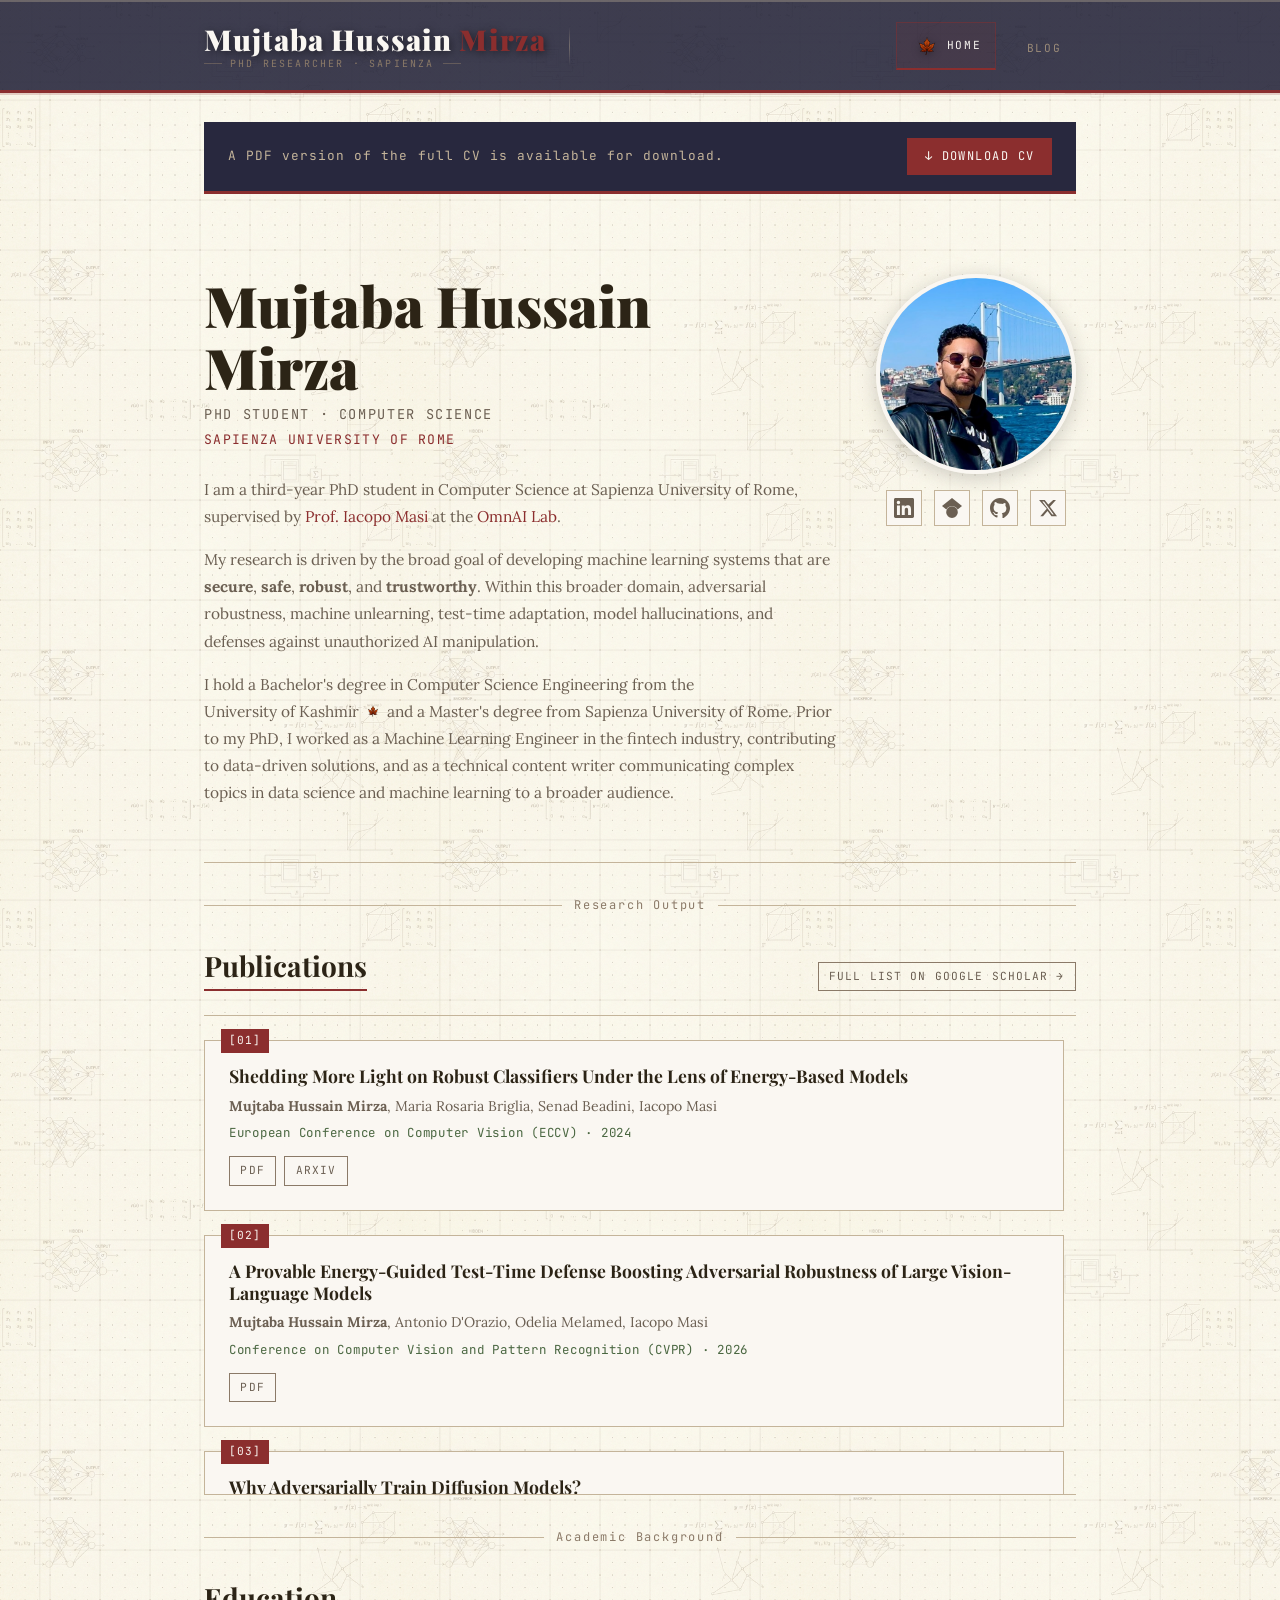
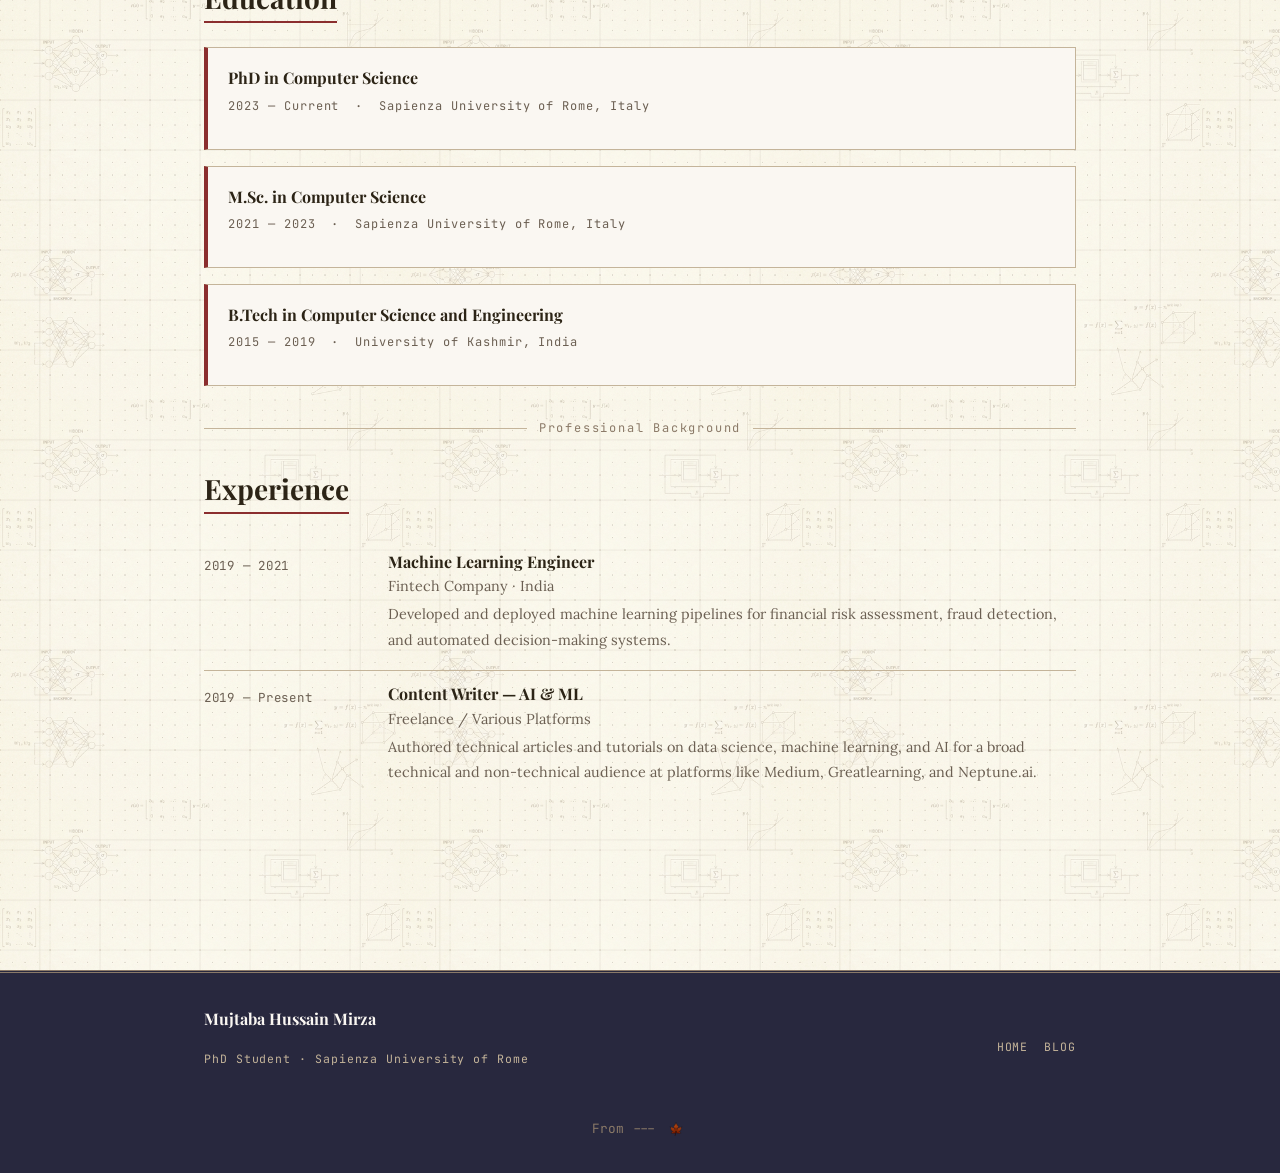
<file: index.html>
<!DOCTYPE html>
<html lang="en">

<head>
  <meta charset="UTF-8" />
  <meta name="viewport" content="width=device-width, initial-scale=1.0" />
  <meta name="description"
    content="Mujtaba Hussain Mirza — PhD Student in Computer Science at Sapienza University of Rome." />
  <title>Mujtaba Hussain Mirza — PhD Researcher</title>
  <link rel="stylesheet" href="css/style.css" />
</head>

<body>

  <!-- ── Navigation ─────────────────────────────────────── -->
  <nav class="site-nav" role="navigation" aria-label="Main navigation">
    <div class="nav-inner">
      <a href="index.html" class="nav-brand">
        <div class="nav-brand-text">
          <span class="nav-brand-name">Mujtaba Hussain <em>Mirza</em></span>
          <span class="nav-brand-sub">PhD Researcher · Sapienza</span>
        </div>
      </a>
      <ul id="nav-links" class="nav-links">
        <li>
          <a href="index.html" class="active" style="display:flex; align-items:center; gap:0.25rem;">
            <img src="assets/logo.png" alt="Website Logo" class="nav-logo"
              style="height: 32px; width: auto; object-fit: contain;" />
            Home
          </a>
        </li>
        <li>
          <a href="blog.html">
            Blog
          </a>
        </li>
      </ul>
    </div>
  </nav>

  <!-- ── Main Content ───────────────────────────────────── -->
  <main class="page-wrapper">
    <div class="container">

      <!-- CV Download -->
      <div class="cv-download-bar" style="margin-top: 0; margin-bottom: 1.5rem;">
        <p>A PDF version of the full CV is available for download.</p>
        <a href="assets/CV.pdf" class="btn-download" aria-label="Download CV as PDF">↓ Download CV</a>
      </div>

      <!-- Hero -->
      <section class="hero" aria-labelledby="hero-name">
        <div class="hero-inner">
          <div class="hero-text">
            <h1 class="hero-name" id="hero-name">Mujtaba Hussain<br>Mirza</h1>
            <p class="hero-title">PhD Student · Computer Science</p>
            <p class="hero-institution">Sapienza University of Rome</p>
            <div class="hero-bio">
              <p>
                I am a third-year PhD student in Computer Science at Sapienza University of Rome,
                supervised by <a href="https://omnai.di.uniroma1.it/author/iacopo-masi/">Prof. Iacopo Masi</a>
                at the <a href="https://omnai.di.uniroma1.it/">OmnAI Lab</a>.
              </p>
              <p>
                My research is driven by the broad goal of developing machine learning systems that are <strong>secure</strong>, <strong>safe</strong>, <strong>robust</strong>, and <strong>trustworthy</strong>. Within this broader domain, adversarial robustness, machine unlearning, test-time adaptation, model hallucinations, and defenses against unauthorized AI manipulation.
              </p>

              <p>
                I hold a Bachelor's degree in Computer Science Engineering from the
                <span style="white-space:nowrap; display:inline-flex; align-items:center;">
                  University of Kashmir<img src="assets/logo.png" alt="Kashmir Logo"
                    style="display:inline-block; height:20px; width:auto; vertical-align:middle; margin-left:4px;">
                </span>
                and a Master's degree from Sapienza University of Rome. Prior to my PhD,
                I worked as a Machine Learning Engineer in the fintech industry, contributing
                to data-driven solutions, and as a technical content writer communicating
                complex topics in data science and machine learning to a broader audience.
              </p>


            </div>
          </div>
          <div class="hero-avatar">
            <div class="avatar-wrapper">
              <img src="assets/mirza.png" alt="Portrait of Mirza Mujtaba Hussain" class="avatar-img" loading="lazy"
                width="200" height="200" />
            </div>
            <nav class="hero-social" aria-label="Social profiles">
              <a href="https://www.linkedin.com/in/mirzamujtabahussain/" target="_blank" rel="noopener noreferrer"
                aria-label="LinkedIn Profile" class="social-link">
                <svg width="20" height="20" viewBox="0 0 24 24" fill="currentColor" aria-hidden="true">
                  <path
                    d="M20.447 20.452h-3.554v-5.569c0-1.328-.027-3.037-1.852-3.037-1.853 0-2.136 1.445-2.136 2.939v5.667H9.351V9h3.414v1.561h.046c.477-.9 1.637-1.85 3.37-1.85 3.601 0 4.267 2.37 4.267 5.455v6.286zM5.337 7.433a2.062 2.062 0 0 1-2.063-2.065 2.064 2.064 0 1 1 2.063 2.065zm1.782 13.019H3.555V9h3.564v11.452zM22.225 0H1.771C.792 0 0 .774 0 1.729v20.542C0 23.227.792 24 1.771 24h20.451C23.2 24 24 23.227 24 22.271V1.729C24 .774 23.2 0 22.222 0h.003z" />
                </svg>
              </a>
              <a href="https://scholar.google.com/citations?user=VHvq02sAAAAJ&hl" target="_blank"
                rel="noopener noreferrer" aria-label="Google Scholar Profile" class="social-link">
                <svg width="20" height="20" viewBox="0 0 24 24" fill="currentColor" aria-hidden="true">
                  <path
                    d="M5.242 13.769 0 9.5 12 0l12 9.5-5.242 4.269C17.548 11.249 14.978 9.5 12 9.5c-2.977 0-5.548 1.748-6.758 4.269zM12 10a7 7 0 1 0 0 14 7 7 0 0 0 0-14z" />
                </svg>
              </a>
              <a href="https://github.com/hussainmujtaba7" target="_blank" rel="noopener noreferrer"
                aria-label="GitHub Profile" class="social-link">
                <svg width="20" height="20" viewBox="0 0 24 24" fill="currentColor" aria-hidden="true">
                  <path
                    d="M12 0C5.374 0 0 5.373 0 12c0 5.302 3.438 9.8 8.207 11.387.599.111.793-.261.793-.577v-2.234c-3.338.726-4.033-1.416-4.033-1.416-.546-1.387-1.333-1.756-1.333-1.756-1.089-.745.083-.729.083-.729 1.205.084 1.839 1.237 1.839 1.237 1.07 1.834 2.807 1.304 3.492.997.107-.775.418-1.305.762-1.604-2.665-.305-5.467-1.334-5.467-5.931 0-1.311.469-2.381 1.236-3.221-.124-.303-.535-1.524.117-3.176 0 0 1.008-.322 3.301 1.23A11.51 11.51 0 0 1 12 6.803c1.02.005 2.047.138 3.006.404 2.291-1.552 3.297-1.23 3.297-1.23.653 1.653.242 2.874.118 3.176.77.84 1.235 1.911 1.235 3.221 0 4.609-2.807 5.624-5.479 5.921.43.372.823 1.102.823 2.222v3.293c0 .319.192.694.801.576C20.566 21.797 24 17.3 24 12c0-6.627-5.373-12-12-12z" />
                </svg>
              </a>
              <a href="https://x.com/Hussain68018934" target="_blank" rel="noopener noreferrer"
                aria-label="Twitter / X Profile" class="social-link">
                <svg width="20" height="20" viewBox="0 0 24 24" fill="currentColor" aria-hidden="true">
                  <path
                    d="M18.244 2.25h3.308l-7.227 8.26 8.502 11.24H16.17l-4.714-6.231-5.401 6.231H2.748l7.73-8.835L1.254 2.25H8.08l4.259 5.63zm-1.161 17.52h1.833L7.084 4.126H5.117z" />
                </svg>
              </a>
            </nav>
          </div>
        </div>
      </section>

      <!-- Publications — rendered from data/publications.json -->
      <!-- To add/remove a paper, edit data/publications.json only. No HTML changes needed. -->
      <section aria-labelledby="publications-heading">
        <div class="retro-divider">Research Output</div>
        <div
          style="display:flex; justify-content:space-between; align-items:flex-end; margin-bottom: 1.5rem; flex-wrap:wrap; gap:0.5rem;">
          <h2 class="section-title" id="publications-heading" style="margin-bottom:0;">Publications</h2>
          <a href="https://scholar.google.com/citations?user=VHvq02sAAAAJ&hl" target="_blank" rel="noopener noreferrer"
            class="btn-link">Full List on Google Scholar →</a>
        </div>

        <div id="pub-list" class="pub-list" role="list"
          style="max-height:480px; overflow-y:auto; padding-right:12px; padding-top:1.5rem; padding-bottom:1.5rem; border-top:1px solid var(--border); border-bottom:1px solid var(--border);">
          <p id="pub-loading" style="color:var(--text-muted); font-style:italic;">Loading publications…</p>
        </div>
      </section>

      <!-- Education -->
      <section aria-labelledby="education-heading">
        <div class="retro-divider">Academic Background</div>
        <h2 class="section-title" id="education-heading">Education</h2>
        <div class="edu-list">
          <div class="edu-card">
            <p class="edu-degree">PhD in Computer Science</p>
            <p class="edu-meta">2023 — Current &nbsp;·&nbsp; Sapienza University of Rome, Italy</p>
          </div>
          <div class="edu-card">
            <p class="edu-degree">M.Sc. in Computer Science</p>
            <p class="edu-meta">2021 — 2023 &nbsp;·&nbsp; Sapienza University of Rome, Italy</p>
          </div>
          <div class="edu-card">
            <p class="edu-degree">B.Tech in Computer Science and Engineering</p>
            <p class="edu-meta">2015 — 2019 &nbsp;·&nbsp; University of Kashmir, India</p>
          </div>
        </div>
      </section>

      <!-- Experience -->
      <section aria-labelledby="experience-heading">
        <div class="retro-divider">Professional Background</div>
        <h2 class="section-title" id="experience-heading">Experience</h2>
        <div class="cv-section">
          <div class="cv-row">
            <div class="cv-year">2019 — 2021</div>
            <div class="cv-body">
              <h3>Machine Learning Engineer</h3>
              <p>Fintech Company · India</p>
              <p>Developed and deployed machine learning pipelines for financial risk assessment,
                fraud detection, and automated decision-making systems.</p>
            </div>
          </div>
          <div class="cv-row">
            <div class="cv-year">2019 — Present</div>
            <div class="cv-body">
              <h3>Content Writer — AI &amp; ML</h3>
              <p>Freelance / Various Platforms</p>
              <p>Authored technical articles and tutorials on data science, machine learning, and AI
                for a broad technical and non-technical audience at platforms like Medium, Greatlearning, and
                Neptune.ai.
              </p>
            </div>
          </div>
        </div>
      </section>

    </div>
  </main>

  <!-- ── Footer ─────────────────────────────────────────── -->
  <footer class="site-footer" role="contentinfo">
    <div class="footer-inner">
      <div>
        <p class="footer-name">Mujtaba Hussain Mirza</p>
        <p class="footer-copy">PhD Student · Sapienza University of Rome</p>
      </div>
      <ul class="footer-links">
        <li><a href="index.html">Home</a></li>
        <li><a href="blog.html">Blog</a></li>
      </ul>
    </div>
    <div
      style="text-align: center; margin-top: 2rem; color: #8B7A68; font-family: var(--font-mono); font-size: 0.8rem; display: flex; align-items: center; justify-content: center; gap: 0.5rem;">
      From --- <img src="assets/logo.png" alt="Website Logo" style="height: 24px; width: auto; object-fit: contain;">
    </div>
  </footer>

  <a href="#" id="scroll-top" class="scroll-top" aria-label="Scroll to top">↑</a>
  <script src="js/main.js"></script>

  <!-- ── Load publications from data/publications.json ──────────
       To add a paper:    add an entry to data/publications.json
       To remove a paper: delete the entry
       PDF files go in:   assets/papers/yourfile.pdf
       ─────────────────────────────────────────────────────────── -->
  <script>
    (function () {
      var container = document.getElementById('pub-list');
      var loading = document.getElementById('pub-loading');

      fetch('data/publications.json')
        .then(function (r) {
          if (!r.ok) throw new Error('Could not load publications');
          return r.json();
        })
        .then(function (pubs) {
          loading.remove();
          if (!pubs.length) {
            container.innerHTML = '<p style="color:var(--text-muted);">No publications yet.</p>';
            return;
          }
          pubs.forEach(function (pub, idx) {
            var authors = (pub.authors || '').replace(
              'Mujtaba Hussain Mirza',
              '<strong>Mujtaba Hussain Mirza</strong>'
            );
            var links = '';
            if (pub.pdf) links += '<a href="' + pub.pdf + '" class="btn-link" target="_blank" rel="noopener">PDF</a>';
            if (pub.arxiv) links += '<a href="' + pub.arxiv + '" class="btn-link" target="_blank" rel="noopener">arXiv</a>';
            if (pub.code) links += '<a href="' + pub.code + '" class="btn-link" target="_blank" rel="noopener">Code</a>';
            if (pub.slides) links += '<a href="' + pub.slides + '" class="btn-link" target="_blank" rel="noopener">Slides</a>';
            if (pub.poster) links += '<a href="' + pub.poster + '" class="btn-link" target="_blank" rel="noopener">Poster</a>';
            if (pub.video) links += '<a href="' + pub.video + '" class="btn-link" target="_blank" rel="noopener">Video</a>';
            var num = '[' + String(idx + 1).padStart(2, '0') + ']';
            var card = document.createElement('article');
            card.className = 'pub-card';
            card.setAttribute('data-number', num);
            card.setAttribute('role', 'listitem');
            card.innerHTML =
              '<h3 class="pub-title">' + pub.title + '</h3>' +
              '<p class="pub-authors">' + authors + '</p>' +
              '<p class="pub-venue">' + (pub.venue || '') + '</p>' +
              (links ? '<div class="pub-links">' + links + '</div>' : '');
            container.appendChild(card);
          });
        })
        .catch(function (err) {
          loading.textContent = 'Publications unavailable locally — push to GitHub Pages to view.';
        });
    })();
  </script>
</body>

</html>
</file>
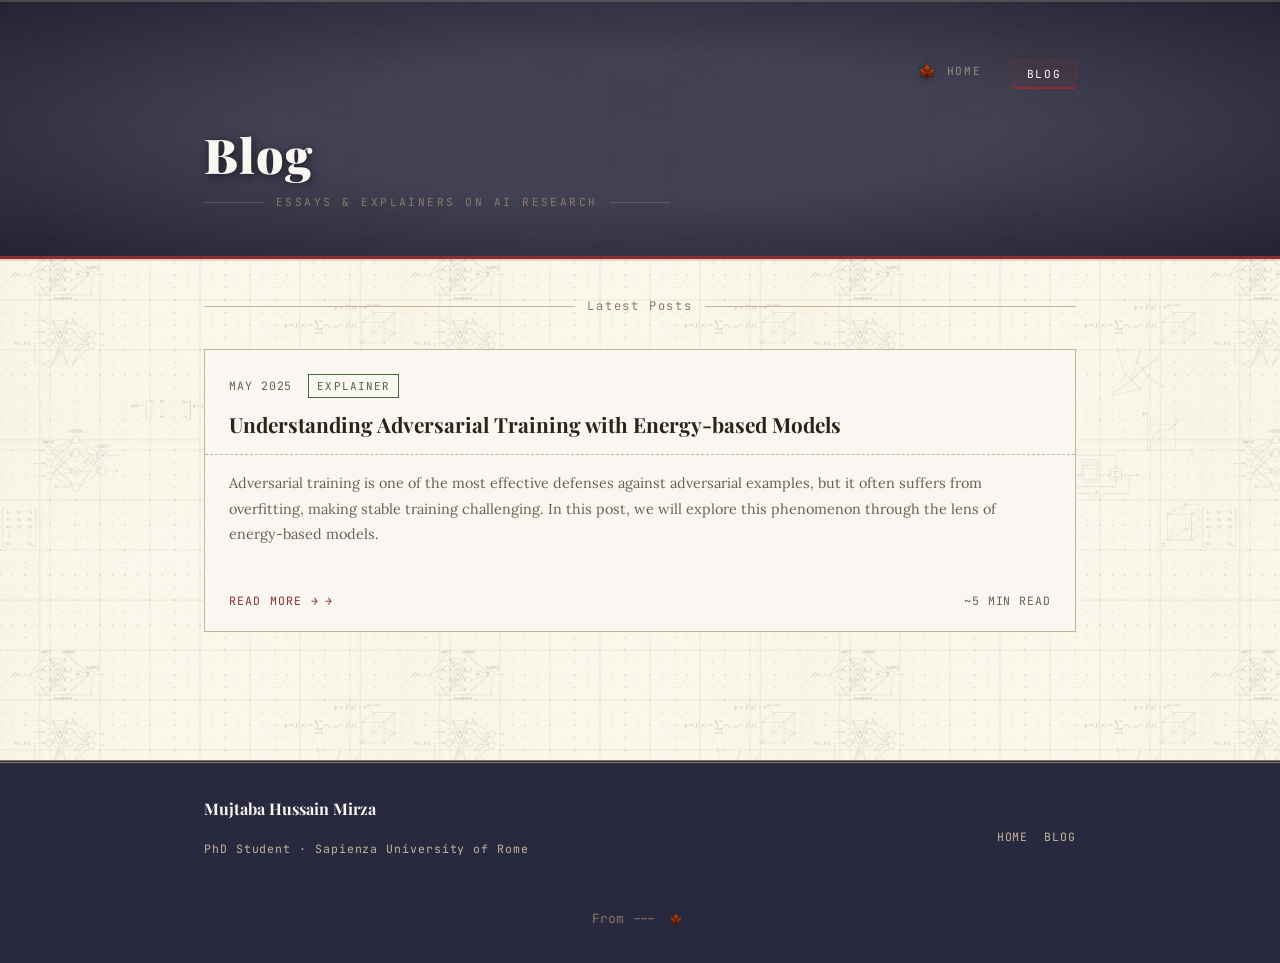
<file: blog.html>
<!DOCTYPE html>
<html lang="en">

<head>
  <meta charset="UTF-8" />
  <meta name="viewport" content="width=device-width, initial-scale=1.0" />
  <meta name="description"
    content="Blog by Mirza Mujtaba Hussain — articles on Adversarial Machine Learning, Energy-based Models, and AI research." />
  <title>Blog — Mujtaba Hussain Mirza</title>
  <link rel="stylesheet" href="css/style.css" />
</head>

<body>

  <!-- ── Page Header (Combined Nav & Title) ─────────────── -->
  <header class="page-header">
    <div class="page-header-inner">
      <div class="page-header-nav">
        <ul class="nav-links" style="padding-left:0; margin:0;">
          <li>
            <a href="index.html" style="display:flex; align-items:center; gap:0.25rem;">
              <img src="assets/logo.png" alt="Website Logo" class="nav-logo"
                style="height: 32px; width: auto; object-fit: contain;" />
              Home
            </a>
          </li>
          <li><a href="blog.html" class="active">Blog</a></li>
        </ul>
      </div>
      <h1>Blog</h1>
      <p>Essays &amp; Explainers on AI Research</p>
    </div>
  </header>

  <!-- ── Main Content ───────────────────────────────────── -->
  <main>
    <div class="container" style="padding-bottom: 4rem;">
      <div class="retro-divider">Latest Posts</div>

      <!-- Rendered dynamically by JavaScript from data/posts.json -->
      <div id="blog-grid" class="blog-grid" role="list">
        <p id="blog-loading" style="color:var(--text-muted); font-style:italic;">Loading posts…</p>
      </div>
    </div>
  </main>

  <!-- ── Footer ─────────────────────────────────────────── -->
  <footer class="site-footer" role="contentinfo">
    <div class="footer-inner">
      <div>
        <p class="footer-name">Mujtaba Hussain Mirza</p>
        <p class="footer-copy">PhD Student · Sapienza University of Rome</p>
      </div>
      <ul class="footer-links">
        <li><a href="index.html">Home</a></li>
        <li><a href="blog.html">Blog</a></li>
      </ul>
    </div>
    <div
      style="text-align: center; margin-top: 2rem; color: #8B7A68; font-family: var(--font-mono); font-size: 0.8rem; display: flex; align-items: center; justify-content: center; gap: 0.5rem;">
      From --- <img src="assets/logo.png" alt="Website Logo" style="height: 24px; width: auto; object-fit: contain;">
    </div>
  </footer>

  <a href="#" id="scroll-top" class="scroll-top" aria-label="Scroll to top">↑</a>
  <script src="js/main.js"></script>
  <script>
    // ── Load and render blog posts from data/posts.json ────────────
    // To add a post: add an entry here AND a matching .md file in posts/
    // To remove: delete the entry. That's it — no HTML to edit.
    (function () {
      const grid = document.getElementById('blog-grid');
      const loading = document.getElementById('blog-loading');

      fetch('data/posts.json')
        .then(function (r) {
          if (!r.ok) throw new Error('Could not load posts list');
          return r.json();
        })
        .then(function (posts) {
          loading.remove();
          if (!posts.length) {
            grid.innerHTML = '<p style="color:var(--text-muted);">No posts yet.</p>';
            return;
          }
          posts.forEach(function (post) {
            var card = document.createElement('a'); // Make the whole card a link!
            card.className = 'blog-card';
            card.href = 'post.html?slug=' + post.slug;
            card.style.display = 'block';
            card.style.textDecoration = 'none';
            card.style.color = 'inherit';
            card.setAttribute('role', 'listitem');
            card.innerHTML =
              '<div class="blog-card-header">' +
              '<div class="blog-meta">' +
              '<span class="blog-date">' + (post.date || '') + '</span>' +
              (post.category ? '<span class="blog-category">' + post.category + '</span>' : '') +
              '</div>' +
              '<h2 class="blog-title">' + post.title + '</h2>' +
              '</div>' +
              '<div class="blog-excerpt"><p style="color:var(--text-muted);">' + (post.excerpt || '') + '</p></div>' +
              '<div class="blog-card-footer">' +
              '<span class="read-more-btn">Read More &rarr;</span>' +
              (post.readtime ? '<span class="blog-date">~' + post.readtime + '</span>' : '') +
              '</div>';
            grid.appendChild(card);
          });
        })
        .catch(function (err) {
          loading.textContent = 'Could not load posts: ' + err.message + '. Make sure the site is served over HTTP (not opened as a local file).';
        });
    })();
  </script>
</body>

</html>
</file>
<file: css/style.css>
/* =========================================================
   RETRO ACADEMIC THEME — Mirza Mujtaba Hussain
   ========================================================= */

/* ── Google Fonts ─────────────────────────────────────── */
@import url('https://fonts.googleapis.com/css2?family=Playfair+Display:ital,wght@0,400;0,700;0,900;1,400&family=Lora:ital,wght@0,400;0,600;1,400&family=JetBrains+Mono:wght@400;600&display=swap');

/* ── Custom Properties ────────────────────────────────── */
:root {
  --bg: #F5F0E8;
  --bg-card: #FAF7F2;
  --bg-dark: #28283E;
  --text: #2C2416;
  --text-muted: #6B5F52;
  --accent: #8B2E2E;
  --accent-2: #4A6741;
  --border: #C4B49A;
  --border-dark: #8B7A68;
  --shadow: rgba(44, 36, 22, 0.12);
  --pattern: rgba(101, 67, 33, 0.18);

  --font-head: 'Playfair Display', Georgia, serif;
  --font-body: 'Lora', Georgia, serif;
  --font-mono: 'JetBrains Mono', 'Courier New', monospace;

  --radius: 0px;
  /* sharp retro corners */
  --max-w: 920px;
  --nav-h: 90px;
  /* taller for the masthead */
}

/* ── Reset & Base ─────────────────────────────────────── */
*,
*::before,
*::after {
  box-sizing: border-box;
  margin: 0;
  padding: 0;
}

html {
  scroll-behavior: smooth;
  font-size: 16px;
}

body {
  background-color: var(--bg);
  background-image: url('../assets/research_bg_grid.png');
  background-size: 400px;
  background-repeat: repeat;
  color: var(--text);
  font-family: var(--font-body);
  line-height: 1.75;
  min-height: 100vh;
}

img {
  max-width: 100%;
  display: block;
}

a {
  color: var(--accent);
  text-decoration: none;
  transition: color 0.2s;
}

a:hover {
  color: var(--accent-2);
  text-decoration: underline;
}

/* ── Typography ───────────────────────────────────────── */
h1,
h2,
h3,
h4 {
  font-family: var(--font-head);
  color: var(--text);
  line-height: 1.25;
}

h1 {
  font-size: clamp(2rem, 5vw, 3rem);
  font-weight: 900;
}

h2 {
  font-size: clamp(1.4rem, 3vw, 1.9rem);
  font-weight: 700;
}

h3 {
  font-size: clamp(1.1rem, 2.5vw, 1.35rem);
  font-weight: 700;
}

h4 {
  font-size: 1rem;
  font-weight: 600;
  letter-spacing: 0.06em;
  text-transform: uppercase;
  font-family: var(--font-mono);
}

p {
  margin-bottom: 1rem;
}

/* ── Layout Utilities ─────────────────────────────────── */
.container {
  max-width: var(--max-w);
  margin-inline: auto;
  padding-inline: 1.5rem;
}

.page-wrapper {
  padding-top: calc(var(--nav-h) + 2rem);
  padding-bottom: 4rem;
}

/* ── Retro Divider ─────────────────────────────────────── */
.retro-divider {
  display: flex;
  align-items: center;
  gap: 0.75rem;
  margin: 2rem 0;
  color: var(--border-dark);
  font-family: var(--font-mono);
  font-size: 0.75rem;
  letter-spacing: 0.15em;
}

.retro-divider::before,
.retro-divider::after {
  content: '';
  flex: 1;
  height: 1px;
  background: var(--border);
}

/* ── Section Title ─────────────────────────────────────── */
.section-title {
  font-family: var(--font-head);
  font-size: clamp(1.3rem, 3vw, 1.75rem);
  font-weight: 700;
  position: relative;
  display: inline-block;
  margin-bottom: 1.5rem;
  padding-bottom: 0.5rem;
}

.section-title::after {
  content: '';
  position: absolute;
  bottom: 0;
  left: 0;
  width: 100%;
  height: 2px;
  background: var(--accent);
}

/* ── NAV — Retro Masthead ─────────────────────────────── */
.site-nav {
  position: fixed;
  top: 0;
  left: 0;
  right: 0;
  height: var(--nav-h);
  z-index: 1000;
  display: flex;
  align-items: stretch;
  /* Grid texture on top of dark bg with slight blue tint overlay */
  background-color: #1e1e30;
  background-image:
    linear-gradient(rgba(20, 20, 45, 0.82), rgba(20, 20, 45, 0.82)),
    url('../assets/research_bg_grid.png');
  background-size: auto, 320px;
  background-repeat: repeat;
  /* Top highlight line */
  border-top: 2px solid rgba(196, 180, 154, 0.35);
  /* Double-rule bottom border: accent color + muted line */
  border-bottom: 0;
  box-shadow: 0 3px 0 var(--accent), 0 5px 0 rgba(139, 46, 46, 0.2);
}

/* Decorative horizontal rule inside nav */
.site-nav::after {
  content: '';
  position: absolute;
  bottom: -7px;
  left: 0;
  right: 0;
  height: 1px;
  background: linear-gradient(90deg, transparent, rgba(196, 180, 154, 0.3), transparent);
  pointer-events: none;
}

.nav-inner {
  max-width: var(--max-w);
  margin-inline: auto;
  padding-inline: 1.5rem;
  width: 100%;
  display: flex;
  align-items: center;
  justify-content: space-between;
  gap: 1rem;
}

/* ── Brand / Masthead Name ───────────────────────────── */
.nav-brand {
  display: flex;
  flex-direction: row;
  align-items: center;
  gap: 1rem;
  text-decoration: none;
  line-height: 1;
  position: relative;
  padding-right: 1.5rem;
}

.nav-logo {
  height: 48px;
  width: auto;
  object-fit: contain;
  filter: drop-shadow(0 2px 4px rgba(0, 0, 0, 0.3));
}

.nav-brand-text {
  display: flex;
  flex-direction: column;
  gap: 0;
}

/* Vertical ornamental rule to the right of the name */
.nav-brand::after {
  content: '';
  position: absolute;
  right: 0;
  top: 8%;
  bottom: 8%;
  width: 1px;
  background: linear-gradient(to bottom, transparent, rgba(196, 180, 154, 0.4), transparent);
}

.nav-brand-name {
  font-family: var(--font-head);
  font-size: clamp(1.45rem, 3vw, 1.8rem);
  font-weight: 900;
  color: #FAF7F2;
  letter-spacing: 0.04em;
  line-height: 1.05;
  /* Subtle text-shadow for depth */
  text-shadow: 1px 2px 8px rgba(0, 0, 0, 0.55);
}

.nav-brand-name em {
  font-style: normal;
  color: var(--accent);
}

.nav-brand-sub {
  font-family: var(--font-mono);
  font-size: 0.62rem;
  letter-spacing: 0.22em;
  text-transform: uppercase;
  color: #8B7A68;
  margin-top: 0.3rem;
  display: flex;
  align-items: center;
  gap: 0.5rem;
  white-space: nowrap;
}

/* Ornamental lines flanking the subtitle */
.nav-brand-sub::before,
.nav-brand-sub::after {
  content: '';
  display: inline-block;
  width: 18px;
  height: 1px;
  background: rgba(139, 122, 104, 0.5);
  flex-shrink: 0;
}

/* ── Nav Links ──────────────────────────────────────── */
.nav-links {
  display: flex;
  align-items: center;
  gap: 1rem;
  list-style: none;
  flex-shrink: 0;
}

.nav-links img.nav-logo {
  cursor: pointer;
  transition: opacity 0.2s ease;
}

.nav-links img.nav-logo:hover {
  opacity: 0.8;
}

.nav-links a {
  font-family: var(--font-mono);
  font-size: 0.7rem;
  letter-spacing: 0.15em;
  text-transform: uppercase;
  color: #9A8A78;
  padding: 0.4rem 0.85rem;
  border: 1px solid transparent;
  border-bottom: 2px solid transparent;
  transition: all 0.2s;
  text-decoration: none;
  position: relative;
}

.nav-links a:not(.logo-link):hover,
.nav-links a:not(.logo-link).active {
  color: #FAF7F2;
  border-color: rgba(139, 46, 46, 0.45);
  border-bottom-color: var(--accent);
  background: rgba(139, 46, 46, 0.1);
}

/* ── Hamburger toggle is removed, keeping simple flex nav ── */

/* ── HERO (Home) ─────────────────────────────────────── */
.hero {
  padding: 3.5rem 0 2.5rem;
  border-bottom: 1px solid var(--border);
}

.hero-inner {
  display: grid;
  grid-template-columns: 1fr auto;
  gap: 2.5rem;
  align-items: start;
}

.hero-name {
  font-size: clamp(2.2rem, 6vw, 3.5rem);
  font-weight: 900;
  line-height: 1.1;
  margin-bottom: 0.35rem;
}

.hero-title {
  font-family: var(--font-mono);
  font-size: 0.85rem;
  letter-spacing: 0.12em;
  text-transform: uppercase;
  color: var(--text-muted);
  margin-bottom: 0.15rem;
}

.hero-institution {
  font-family: var(--font-mono);
  font-size: 0.82rem;
  letter-spacing: 0.1em;
  color: var(--accent);
  text-transform: uppercase;
  margin-bottom: 1.5rem;
}

.hero-bio {
  max-width: 640px;
  font-size: 0.97rem;
  color: var(--text-muted);
}

.hero-avatar {
  display: flex;
  flex-direction: column;
  align-items: center;
  gap: 1rem;
  flex-shrink: 0;
  width: 200px;
}

@media (max-width: 520px) {
  .hero-inner {
    grid-template-columns: 1fr;
  }

  .hero-avatar {
    order: -1;
    width: 140px;
  }

  .avatar-wrapper {
    width: 140px;
    height: 140px;
  }
}

/* ── Research Interests Tags ──────────────────────────── */
.tags {
  display: flex;
  flex-wrap: wrap;
  gap: 0.5rem;
  margin-top: 0.75rem;
}

.tag {
  font-family: var(--font-mono);
  font-size: 0.72rem;
  letter-spacing: 0.08em;
  text-transform: uppercase;
  color: var(--accent);
  background: transparent;
  border: 1px solid var(--accent);
  padding: 0.25rem 0.6rem;
  transition: all 0.2s;
}

.tag:hover {
  background: var(--accent);
  color: #FAF7F2;
}

/* ── Info Cards (Education) ───────────────────────────── */
.edu-list {
  display: grid;
  gap: 1rem;
}

.edu-card {
  background: var(--bg-card);
  border: 1px solid var(--border);
  border-left: 4px solid var(--accent);
  padding: 1rem 1.25rem;
  transition: box-shadow 0.2s;
}

.edu-card:hover {
  box-shadow: 4px 4px 0 var(--border);
}

.edu-degree {
  font-family: var(--font-head);
  font-size: 1rem;
  font-weight: 700;
  margin-bottom: 0.2rem;
}

.edu-meta {
  font-family: var(--font-mono);
  font-size: 0.75rem;
  letter-spacing: 0.08em;
  color: var(--text-muted);
}

/* ── Publications Page ────────────────────────────────── */
.pub-list {
  display: grid;
  gap: 1.5rem;
}

.pub-card {
  background: var(--bg-card);
  border: 1px solid var(--border);
  padding: 1.5rem;
  position: relative;
  transition: box-shadow 0.2s, transform 0.2s;
}

.pub-card::before {
  content: attr(data-number);
  position: absolute;
  top: -12px;
  left: 1rem;
  font-family: var(--font-mono);
  font-size: 0.7rem;
  background: var(--accent);
  color: #FAF7F2;
  padding: 2px 8px;
  letter-spacing: 0.1em;
}

.pub-card:hover {
  box-shadow: 5px 5px 0 var(--border-dark);
  transform: translate(-2px, -2px);
}

.pub-title {
  font-family: var(--font-head);
  font-size: 1.1rem;
  font-weight: 700;
  margin-bottom: 0.4rem;
}

.pub-authors {
  font-size: 0.88rem;
  color: var(--text-muted);
  margin-bottom: 0.25rem;
}

.pub-venue {
  font-family: var(--font-mono);
  font-size: 0.78rem;
  color: var(--accent-2);
  letter-spacing: 0.06em;
  margin-bottom: 0.75rem;
}

.pub-links {
  display: flex;
  flex-wrap: wrap;
  gap: 0.5rem;
}

.btn-link {
  font-family: var(--font-mono);
  font-size: 0.7rem;
  letter-spacing: 0.1em;
  text-transform: uppercase;
  border: 1px solid var(--border-dark);
  color: var(--text-muted);
  padding: 0.25rem 0.65rem;
  transition: all 0.2s;
  text-decoration: none;
}

.btn-link:hover {
  background: var(--text);
  color: var(--bg);
  border-color: var(--text);
  text-decoration: none;
}

/* ── CV Page ──────────────────────────────────────────── */
.cv-download-bar {
  background: var(--bg-dark);
  color: #FAF7F2;
  padding: 1rem 1.5rem;
  display: flex;
  align-items: center;
  justify-content: space-between;
  flex-wrap: wrap;
  gap: 0.75rem;
  border-bottom: 3px solid var(--accent);
  margin-bottom: 2.5rem;
}

.cv-download-bar p {
  font-family: var(--font-mono);
  font-size: 0.8rem;
  letter-spacing: 0.08em;
  color: #C4B49A;
  margin: 0;
}

.btn-download {
  font-family: var(--font-mono);
  font-size: 0.75rem;
  letter-spacing: 0.12em;
  text-transform: uppercase;
  background: var(--accent);
  color: #FAF7F2;
  padding: 0.5rem 1.1rem;
  border: none;
  cursor: pointer;
  text-decoration: none;
  transition: background 0.2s;
  display: inline-block;
}

.btn-download:hover {
  background: #6B1E1E;
  color: #FAF7F2;
  text-decoration: none;
}

.cv-section {
  margin-bottom: 2.5rem;
}

.cv-section+.cv-section {
  border-top: 1px dashed var(--border);
  padding-top: 2.5rem;
}

.cv-row {
  display: grid;
  grid-template-columns: 160px 1fr;
  gap: 1rem 1.5rem;
  padding: 0.85rem 0;
  border-bottom: 1px solid var(--border);
}

.cv-row:last-child {
  border-bottom: none;
}

.cv-year {
  font-family: var(--font-mono);
  font-size: 0.78rem;
  color: var(--text-muted);
  letter-spacing: 0.06em;
  padding-top: 0.2rem;
}

.cv-body h3 {
  font-size: 1rem;
  margin-bottom: 0.15rem;
}

.cv-body p,
.cv-body li {
  font-size: 0.9rem;
  color: var(--text-muted);
  margin-bottom: 0.2rem;
}

.cv-body ul {
  padding-left: 1.2rem;
}

.skills-grid {
  display: flex;
  flex-wrap: wrap;
  gap: 0.5rem;
  margin-top: 0.25rem;
}

.skill-badge {
  font-family: var(--font-mono);
  font-size: 0.72rem;
  letter-spacing: 0.06em;
  background: var(--bg);
  border: 1px solid var(--border-dark);
  color: var(--text-muted);
  padding: 0.25rem 0.6rem;
}

@media (max-width: 540px) {
  .cv-row {
    grid-template-columns: 1fr;
    gap: 0.25rem;
  }
}

/* ── Blog Page ────────────────────────────────────────── */
.blog-grid {
  display: grid;
  gap: 1.75rem;
}

.blog-card {
  background: var(--bg-card);
  border: 1px solid var(--border);
  overflow: hidden;
  transition: box-shadow 0.2s, transform 0.2s;
}

.blog-card:hover {
  box-shadow: 5px 5px 0 var(--border-dark);
  transform: translate(-2px, -2px);
}

.blog-card-header {
  padding: 1.5rem 1.5rem 1rem;
  border-bottom: 1px dashed var(--border);
}

.blog-meta {
  display: flex;
  align-items: center;
  gap: 1rem;
  margin-bottom: 0.75rem;
}

.blog-date {
  font-family: var(--font-mono);
  font-size: 0.72rem;
  letter-spacing: 0.08em;
  color: var(--text-muted);
  text-transform: uppercase;
}

.blog-category {
  font-family: var(--font-mono);
  font-size: 0.68rem;
  letter-spacing: 0.1em;
  text-transform: uppercase;
  color: var(--accent-2);
  border: 1px solid var(--accent-2);
  padding: 0.1rem 0.5rem;
}

.blog-title {
  font-family: var(--font-head);
  font-size: clamp(1.1rem, 2.5vw, 1.3rem);
  font-weight: 700;
  margin-bottom: 0;
  line-height: 1.35;
}

.blog-excerpt {
  padding: 1rem 1.5rem;
  font-size: 0.9rem;
  color: var(--text-muted);
}

.blog-card-footer {
  padding: 0.75rem 1.5rem 1.25rem;
  display: flex;
  align-items: center;
  justify-content: space-between;
  flex-wrap: wrap;
  gap: 0.5rem;
}

.read-more-btn {
  font-family: var(--font-mono);
  font-size: 0.72rem;
  letter-spacing: 0.1em;
  text-transform: uppercase;
  border: none;
  background: none;
  cursor: pointer;
  color: var(--accent);
  padding: 0;
  transition: color 0.2s;
  display: flex;
  align-items: center;
  gap: 0.4rem;
}

.read-more-btn:hover {
  color: var(--accent-2);
}

.read-more-btn::after {
  content: '→';
}

.blog-full {
  display: none;
  padding: 0 1.5rem 1.5rem;
  border-top: 1px dashed var(--border);
}

.blog-full.open {
  display: block;
}

.blog-full p {
  font-size: 0.95rem;
  color: var(--text-muted);
}

/* ── Footer ───────────────────────────────────────────── */
.site-footer {
  border-top: 3px double var(--border-dark);
  background: var(--bg-dark);
  color: #C4B49A;
  padding: 2rem 0;
  margin-top: 4rem;
}

.footer-inner {
  max-width: var(--max-w);
  margin-inline: auto;
  padding-inline: 1.5rem;
  display: flex;
  align-items: center;
  justify-content: space-between;
  flex-wrap: wrap;
  gap: 1rem;
}

.footer-name {
  font-family: var(--font-head);
  font-size: 1rem;
  font-weight: 700;
  color: #FAF7F2;
}

.footer-copy {
  font-family: var(--font-mono);
  font-size: 0.72rem;
  letter-spacing: 0.08em;
}

.footer-links {
  display: flex;
  gap: 1rem;
  list-style: none;
}

.footer-links a {
  font-family: var(--font-mono);
  font-size: 0.72rem;
  letter-spacing: 0.08em;
  text-transform: uppercase;
  color: #C4B49A;
  text-decoration: none;
  transition: color 0.2s;
}

.footer-links a:hover {
  color: #FAF7F2;
}

/* ── Page Header Banner — Retro Masthead Style ─────────── */
.page-header {
  color: #FAF7F2;
  padding: 3rem 0 2.75rem;
  margin-bottom: 2.5rem;
  position: relative;
  overflow: hidden;
  /* Same texture layering as the nav */
  background-color: #1e1e30;
  background-image:
    linear-gradient(rgba(20, 20, 45, 0.80), rgba(20, 20, 45, 0.80)),
    url('../assets/research_bg_grid.png');
  background-size: auto, 320px;
  background-repeat: repeat;
  /* Top + bottom ornamental rules — mirrors nav treatment */
  border-top: none;
  border-bottom: 0;
  box-shadow: 0 3px 0 var(--accent), 0 5px 0 rgba(139, 46, 46, 0.18);
}

/* Subtle gradient vignette at the edges */
.page-header::before {
  content: '';
  position: absolute;
  inset: 0;
  background: radial-gradient(ellipse at center, transparent 40%, rgba(10, 10, 25, 0.55) 100%);
  pointer-events: none;
}

/* Top inner highlight line */
.page-header::after {
  content: '';
  position: absolute;
  top: 0;
  left: 0;
  right: 0;
  height: 2px;
  background: rgba(196, 180, 154, 0.25);
  pointer-events: none;
}

.page-header-inner {
  max-width: var(--max-w);
  margin-inline: auto;
  padding-inline: 1.5rem;
  position: relative;
  /* above the pseudo overlays */
}

/* ── Specific Nav inside Page Header ───────────────────── */
.page-header-nav {
  display: flex;
  justify-content: flex-end;
  align-items: center;
  margin-bottom: 2rem;
  width: 100%;
}

/* Large ornamental section title */
.page-header h1 {
  font-size: clamp(2rem, 5vw, 3rem);
  font-weight: 900;
  color: #FAF7F2;
  margin-bottom: 0.75rem;
  letter-spacing: 0.02em;
  text-shadow: 1px 2px 10px rgba(0, 0, 0, 0.6);
  line-height: 1.1;
}

/* Ornamental subtitle: flanking rule lines */
.page-header p {
  font-family: var(--font-mono);
  font-size: 0.7rem;
  letter-spacing: 0.22em;
  color: #8B7A68;
  text-transform: uppercase;
  margin: 0;
  display: flex;
  align-items: center;
  gap: 0.75rem;
}

.page-header p::before,
.page-header p::after {
  content: '';
  display: inline-block;
  flex: 1;
  max-width: 60px;
  height: 1px;
  background: rgba(139, 122, 104, 0.45);
}


/* ── Ornamental Corner Box ─────────────────────────────── */
.retro-box {
  border: 2px solid var(--border-dark);
  padding: 1.5rem;
  position: relative;
  background: var(--bg-card);
}

.retro-box::before,
.retro-box::after {
  content: '✦';
  position: absolute;
  font-size: 0.6rem;
  color: var(--accent);
}

.retro-box::before {
  top: 6px;
  left: 8px;
}

.retro-box::after {
  bottom: 6px;
  right: 8px;
}

/* ── Utility ─────────────────────────────────────────── */
.text-muted {
  color: var(--text-muted);
}

.text-mono {
  font-family: var(--font-mono);
}

.mt-1 {
  margin-top: 0.5rem;
}

.mt-2 {
  margin-top: 1rem;
}

.mt-3 {
  margin-top: 1.5rem;
}

.mb-2 {
  margin-bottom: 1rem;
}

.mb-3 {
  margin-bottom: 1.5rem;
}

.mb-4 {
  margin-bottom: 2rem;
}

/* ── Scroll to top ────────────────────────────────────── */
.scroll-top {
  position: fixed;
  bottom: 1.5rem;
  right: 1.5rem;
  width: 38px;
  height: 38px;
  background: var(--bg-dark);
  color: #C4B49A;
  border: 1px solid var(--accent);
  display: flex;
  align-items: center;
  justify-content: center;
  font-size: 1rem;
  cursor: pointer;
  opacity: 0;
  pointer-events: none;
  transition: opacity 0.3s, background 0.2s;
  z-index: 900;
  text-decoration: none;
}

.scroll-top.visible {
  opacity: 1;
  pointer-events: auto;
}

.scroll-top:hover {
  background: var(--accent);
  color: #FAF7F2;
  text-decoration: none;
}

.avatar-wrapper {
  width: 200px;
  height: 200px;
  border-radius: 50%;
  overflow: hidden;
  border: 4px solid var(--bg-card);
  box-shadow: 0 4px 20px rgba(0, 0, 0, 0.18);
  flex-shrink: 0;
}

.avatar-img {
  width: 100%;
  height: 100%;
  object-fit: cover;
  object-position: center top;
}

/* ── Hero Social Icons ────────────────────────────────── */
.hero-social {
  display: flex;
  gap: 0.75rem;
  justify-content: center;
}

.social-link {
  display: inline-flex;
  align-items: center;
  justify-content: center;
  width: 36px;
  height: 36px;
  color: var(--text-muted);
  border: 1px solid var(--border);
  background: var(--bg-card);
  transition: color 0.2s, border-color 0.2s, background 0.2s;
  text-decoration: none;
}

.social-link:hover {
  color: var(--accent);
  border-color: var(--accent);
  background: rgba(139, 46, 46, 0.08);
  text-decoration: none;
}

/* ── Mobile / Responsive ─────────────────────────────── */

/* Larger tap targets for social icons on mobile */
@media (max-width: 640px) {

  /* Expand the fixed navigation bar on mobile to fit two rows */
  .site-nav {
    height: auto;
    padding-bottom: 1rem;
  }

  .page-wrapper {
    padding-top: 160px;
    /* Account for the taller stacked nav bar */
  }

  .nav-inner {
    flex-direction: column;
    justify-content: center;
    gap: 1rem;
    padding-top: 1.25rem;
  }

  .nav-brand {
    padding-right: 0;
  }

  .nav-brand::after {
    display: none;
  }

  .nav-brand-text {
    align-items: center;
    text-align: center;
  }

  .nav-links {
    width: 100%;
    justify-content: center;
  }

  .social-link {
    width: 42px;
    height: 42px;
  }

  /* Hero switches to column on phone */
  .hero-inner {
    grid-template-columns: 1fr;
  }

  .hero-avatar {
    order: -1;
    width: 140px;
    margin: 0 auto;
  }

  .avatar-wrapper {
    width: 140px;
    height: 140px;
  }

  .hero-name {
    font-size: clamp(1.9rem, 9vw, 2.8rem);
  }

  /* CV download bar wraps nicely */
  .cv-download-bar {
    flex-direction: column;
    align-items: flex-start;
    gap: 0.75rem;
  }

  /* Publication list — remove fixed max-height on very small screens */
  .pub-list[style*="max-height"] {
    max-height: none !important;
  }

  /* CV rows go single column */
  .cv-row {
    grid-template-columns: 1fr;
    gap: 0.25rem;
  }

  /* Footer stacks */
  .footer-inner {
    flex-direction: column;
    align-items: flex-start;
    gap: 1rem;
  }

  /* Blog cards full width with smaller font */
  .blog-title {
    font-size: 1.1rem;
  }

  .pub-title {
    font-size: 1rem;
  }

  /* Post content images don't overflow */
  .post-content img {
    width: 100%;
  }

  /* Reduce container padding */
  .container {
    padding-inline: 1rem;
  }

  /* Page header takes less space, but keep enough top padding for OS status bars/notches */
  .page-header {
    padding: 3rem 0 1.75rem;
  }

  /* Page header nav wraps or aligns properly on small screens */
  .page-header-nav {
    justify-content: center;
    margin-bottom: 1.5rem;
  }
}

@media (max-width: 480px) {

  /* Navbar brand smaller on tiny screens */
  .nav-brand {
    font-size: 0.85rem;
  }

  .nav-brand-sub {
    font-size: 0.55rem;
  }

  /* Further reduce hero name on tiny screens */
  .hero-name {
    font-size: clamp(1.7rem, 10vw, 2.2rem);
  }

  /* Pub card buttons wrap better */
  .pub-links {
    gap: 0.4rem;
  }

  .btn-link {
    font-size: 0.65rem;
    padding: 0.2rem 0.5rem;
  }
}
</file>
